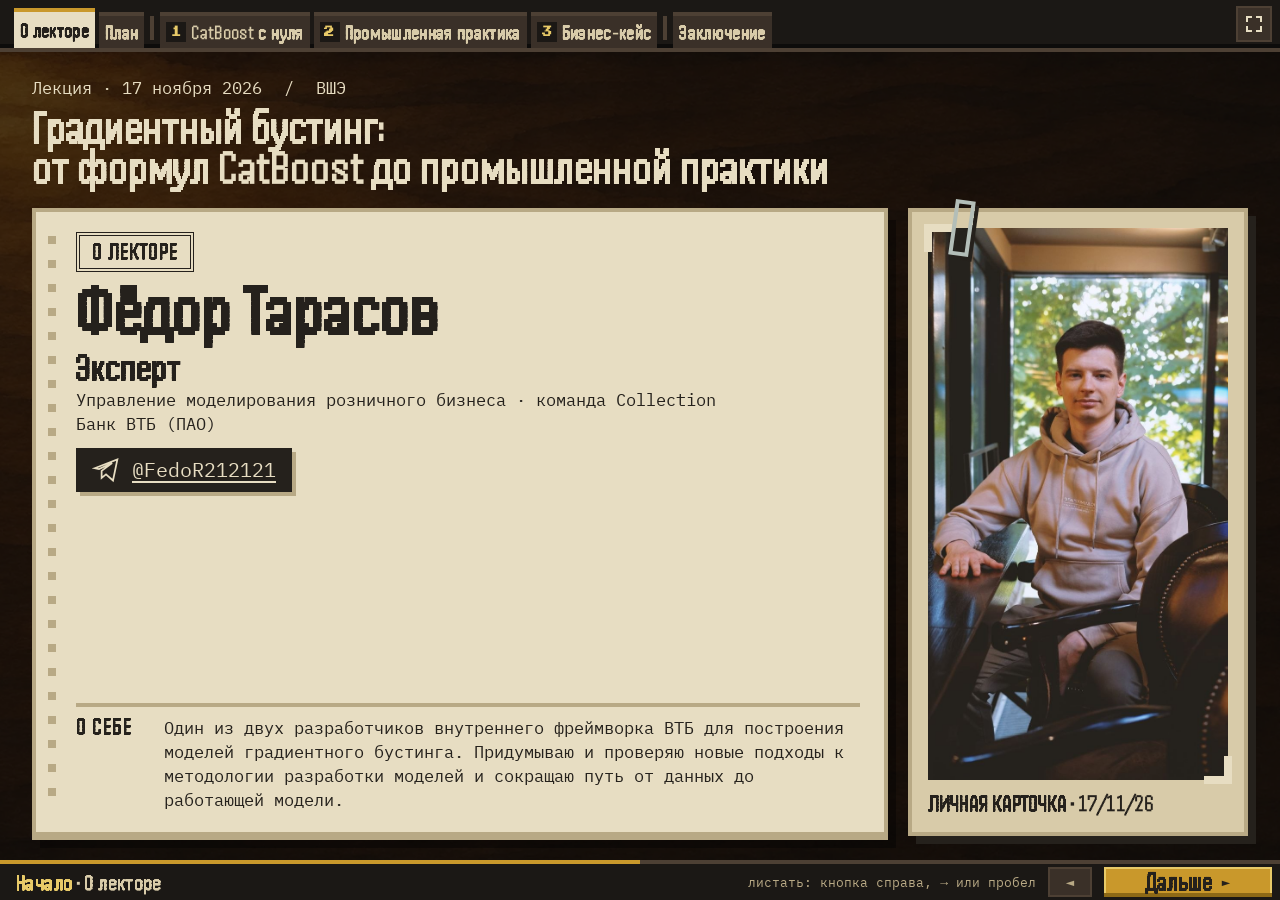
<file: index.html>
<!doctype html>
<html lang="ru">
<head>
<meta charset="utf-8">
<meta name="viewport" content="width=1280">
<title>Бустинги: от формул до промышленной практики · лекция 17.11.2026</title>
<meta name="description" content="Материалы лекции Фёдора Тарасова: CatBoost с нуля, промышленная практика бустингов и бизнес-кейс «Взыскание».">
<link rel="icon" id="favicon" href="data:,">
<link rel="stylesheet" href="assets/fonts.css">
<link rel="stylesheet" href="assets/tokens.css">
<link rel="stylesheet" href="assets/shell.css">
</head>
<body>
<header class="bar" id="bar">
  <button class="bar__brand" type="button" data-open="intro" data-section="lector" title="К началу">
    <img src="assets/img/emblem.webp" alt="" width="36" height="36" style="display:none">
    <span class="bar__brand-text">Лекция<br>17.11.2026</span>
  </button>

  <nav class="tabs" aria-label="Разделы лекции">
    <button class="tab" type="button" data-open="intro" data-section="lector"><span class="tab__label">О лекторе</span></button>
    <button class="tab" type="button" data-open="intro" data-section="plan"><span class="tab__label">План</span></button>
    <span class="tabs__sep" aria-hidden="true"></span>
    <button class="tab tab--block" type="button" data-open="catboost"><span class="tab__no">1</span><span class="tab__label">CatBoost с&nbsp;нуля</span></button>
    <button class="tab tab--block" type="button" data-open="practice"><span class="tab__no">2</span><span class="tab__label">Промышленная практика</span></button>
    <button class="tab tab--block" type="button" data-open="case"><span class="tab__no">3</span><span class="tab__label">Бизнес-кейс</span></button>
    <span class="tabs__sep" aria-hidden="true"></span>
    <button class="tab" type="button" data-open="finale"><span class="tab__label">Заключение</span></button>
  </nav>

  <div class="inblock" id="inblock" hidden>
    <button class="inblock__menu" type="button" id="secBtn" aria-haspopup="true" aria-expanded="false" title="Содержание блока">
      <span class="inblock__burger" aria-hidden="true"></span>
      <span class="inblock__title" id="secTitle">Содержание</span>
    </button>
    <span class="inblock__pos" id="pos" aria-live="polite">–</span>
  </div>

  <a class="pdf" id="pdfBtn" href="files/CatBoost-karta-pamyati.pdf" download="CatBoost — карта памяти.pdf" hidden title="Раздатка к блоку 1: весь вывод на двух страницах">
    <span class="pdf__icon" aria-hidden="true"></span><span class="pdf__text">Карта памяти<small>PDF</small></span>
  </a>

  <button class="bar__fs" type="button" id="fsBtn" title="Во весь экран" aria-label="Во весь экран"><span aria-hidden="true"></span></button>
</header>

<main class="stage" id="stage">
  <div class="stage__loading" id="loading"><div class="stage__loading-card"><span class="stage__loading-dot"></span>Открываю дело…</div></div>
</main>

<footer class="rail" id="rail">
  <div class="rail__progress" aria-hidden="true"><span id="railFill"></span></div>
  <span class="rail__where" id="railWhere"></span>
  <span class="rail__hint">листать: кнопка справа, → или пробел</span>
  <button class="rail__btn rail__btn--prev" type="button" id="prevBtn" title="Назад (←)" aria-label="Назад">◄</button>
  <button class="rail__btn rail__btn--next" type="button" id="nextBtn" title="Дальше: следующий шаг, слайд или блок (→)"><span>Дальше</span><i aria-hidden="true">►</i></button>
</footer>

<div class="menu-backdrop" id="menuBackdrop" hidden></div>
<aside class="menu" id="menu" hidden aria-label="Содержание блока">
  <div class="menu__head"><span id="menuBlock"></span><button type="button" class="menu__close" id="menuClose" aria-label="Закрыть">×</button></div>
  <div class="menu__list" id="menuList"></div>
</aside>

<script src="assets/shell.js"></script>
</body>
</html>
</file>
